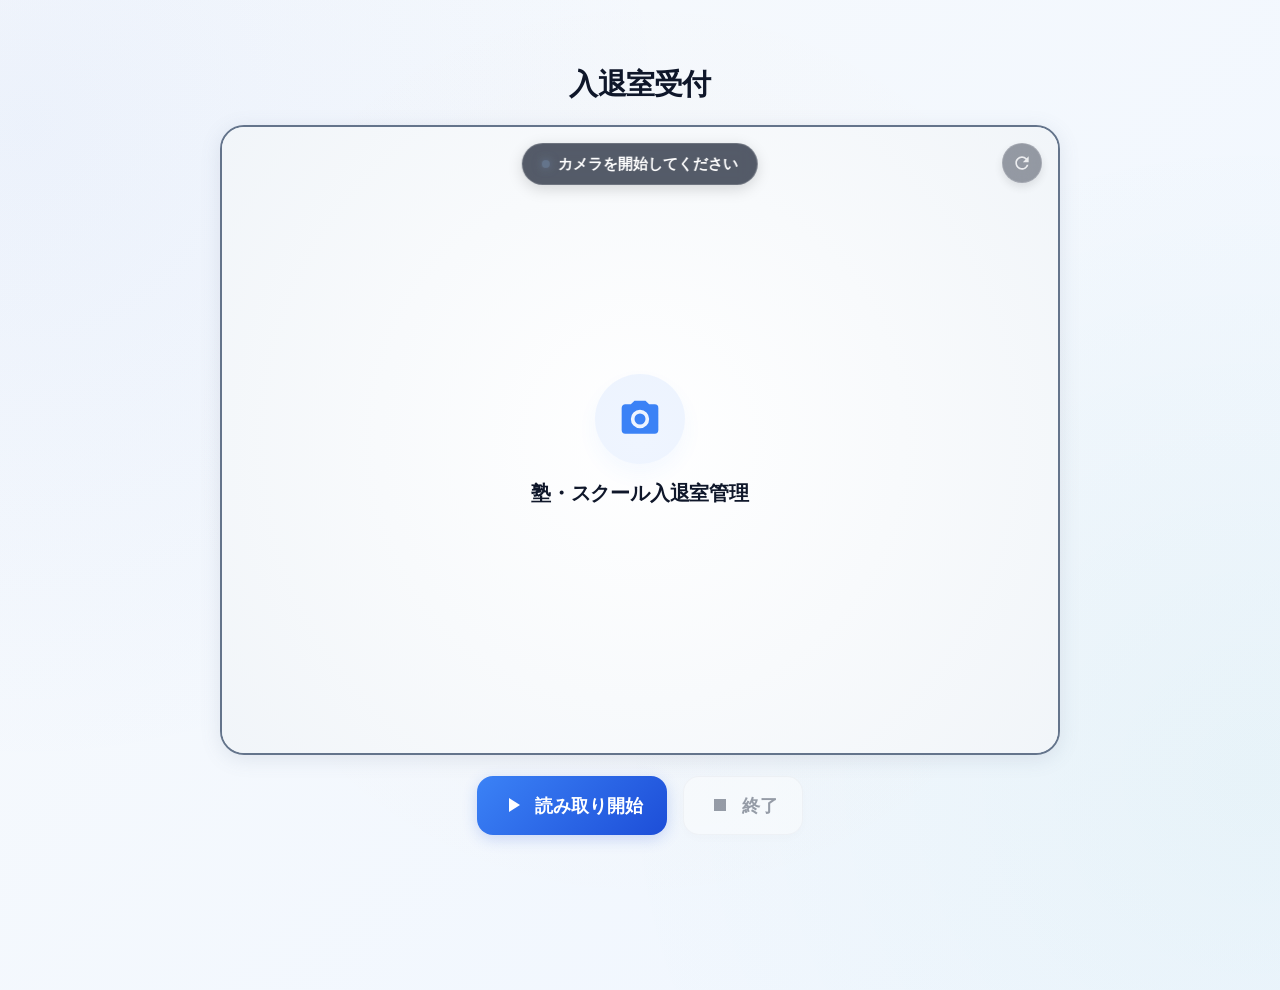
<file: index.html>
<!DOCTYPE html>
<html lang="ja">
<head>
  <meta charset="UTF-8">
  <title>入退室受付QRリーダー</title>
  
  <!-- Viewport and PWA optimization for iPad -->
  <meta name="viewport" content="width=device-width, initial-scale=1.0, maximum-scale=1.0, user-scalable=no, viewport-fit=cover">
  <meta name="apple-mobile-web-app-capable" content="yes">
  <meta name="apple-mobile-web-app-status-bar-style" content="black-translucent">
  <meta name="apple-mobile-web-app-title" content="入退室受付">
  <meta name="format-detection" content="telephone=no">
  
  <!-- Manifest and Favicons -->
  <link rel="manifest" href="manifest.webmanifest">
  <link rel="apple-touch-icon" href="assets/icons/icon-192.png">
  <link rel="icon" type="image/svg+xml" href="assets/icons/icon.svg">
  
  <!-- Styling -->
  <link rel="stylesheet" href="styles.css?v=3">
</head>
<body>

  <div class="app-container">
    
    <!-- Title Header -->
    <header>
      <h1>入退室受付</h1>
    </header>

    <!-- Unified Viewfinder & Scanner Frame -->
    <section class="viewfinder-container">
      
      <!-- Video stream -->
      <video id="camera-video" playsinline></video>
      
      <!-- Hidden canvas for image analysis -->
      <canvas id="qr-canvas"></canvas>
      
      <!-- Floating Status Bar Overlay -->
      <div class="floating-status-bar" id="state-panel">
        <div class="pulse-indicator"></div>
        <span id="state-message">カメラを開始してください</span>
      </div>

      <!-- Floating Reset/Reload Action Button -->
      <button class="floating-reset-btn" id="btn-reset" title="スキャンを再起動">
        <svg viewBox="0 0 24 24">
          <path d="M17.65 6.35A7.958 7.958 0 0 0 12 4c-4.42 0-7.99 3.58-7.99 8s3.57 8 7.99 8c3.73 0 6.84-2.55 7.73-6h-2.08A5.99 5.99 0 0 1 12 18c-3.31 0-6-2.69-6-6s2.69-6 6-6c1.66 0 3.14.69 4.22 1.78L13 11h7V4l-2.35 2.35z"/>
        </svg>
      </button>
      
      <!-- Camera placeholder/splash overlay -->
      <div class="camera-placeholder">
        <div class="placeholder-icon-wrapper">
          <svg viewBox="0 0 24 24">
            <path d="M4 4h3l2-2h6l2 2h3a2 2 0 0 1 2 2v12a2 2 0 0 1-2 2H4a2 2 0 0 1-2-2V6c0-1.1.9-2 2-2zm8 3a5 5 0 1 0 0 10 5 5 0 0 0 0-10zm0 2a3 3 0 1 1 0 6 3 3 0 0 1 0-6z"/>
          </svg>
        </div>
        <p class="placeholder-tagline">塾・スクール入退室管理</p>
        <!-- 開始ボタンは下のコントロール領域に移動しました -->
      </div>

      <!-- Scanning Box Overlay -->
      <div class="scanner-overlay">
        <div class="scanner-frame">
          <div class="scanner-laser"></div>
          <span></span>
        </div>
      </div>


      <!-- Success State Overlay (Checkmark animation) -->
      <div class="viewfinder-overlay success-overlay" id="success-overlay">
        <div class="checkmark-wrapper">
          <svg class="checkmark-svg" viewBox="0 0 52 52">
            <circle class="checkmark-circle" cx="26" cy="26" r="25" fill="none"/>
            <path class="checkmark-check" fill="none" d="M14.1 27.2l7.1 7.2 16.7-16.8"/>
          </svg>
        </div>
        <h2>受付が完了しました</h2>
        <p>確認音をご確認ください</p>
      </div>

      <!-- Error State Overlay -->
      <div class="viewfinder-overlay error-overlay" id="error-panel">
        <div class="error-icon-wrapper">
          <svg viewBox="0 0 24 24">
            <path d="M12 2C6.48 2 2 6.48 2 12s4.48 10 10 10 10-4.48 10-10S17.52 2 12 2zm1 15h-2v-2h2v2zm0-4h-2V7h2v6z"/>
          </svg>
        </div>
        <h2>読み取りエラー</h2>
        <p class="error-text" id="error-text">エラーが発生しました</p>
        <button class="btn btn-secondary" id="btn-error-dismiss">スキャンを再開する</button>
      </div>

    </section>

    <!-- Control Buttons -->
    <div class="controls-container" style="justify-content: center; margin-top: 0.5rem;">
      <button class="btn btn-primary" id="btn-start">
        <svg viewBox="0 0 24 24">
          <path d="M8 5v14l11-7z"/>
        </svg>
        読み取り開始
      </button>
      <button class="btn btn-secondary disabled" id="btn-stop" disabled>
        <svg viewBox="0 0 24 24">
          <path d="M6 6h12v12H6z"/>
        </svg>
        終了
      </button>
    </div>

    <!-- Hidden Processing Frame -->
    <iframe id="process-iframe" src="about:blank"></iframe>

  </div>

  <!-- QR Scanning Library and Core Logic -->
  <script src="jsQR.js"></script>
  <script src="app.js"></script>
</body>
</html>
</file>
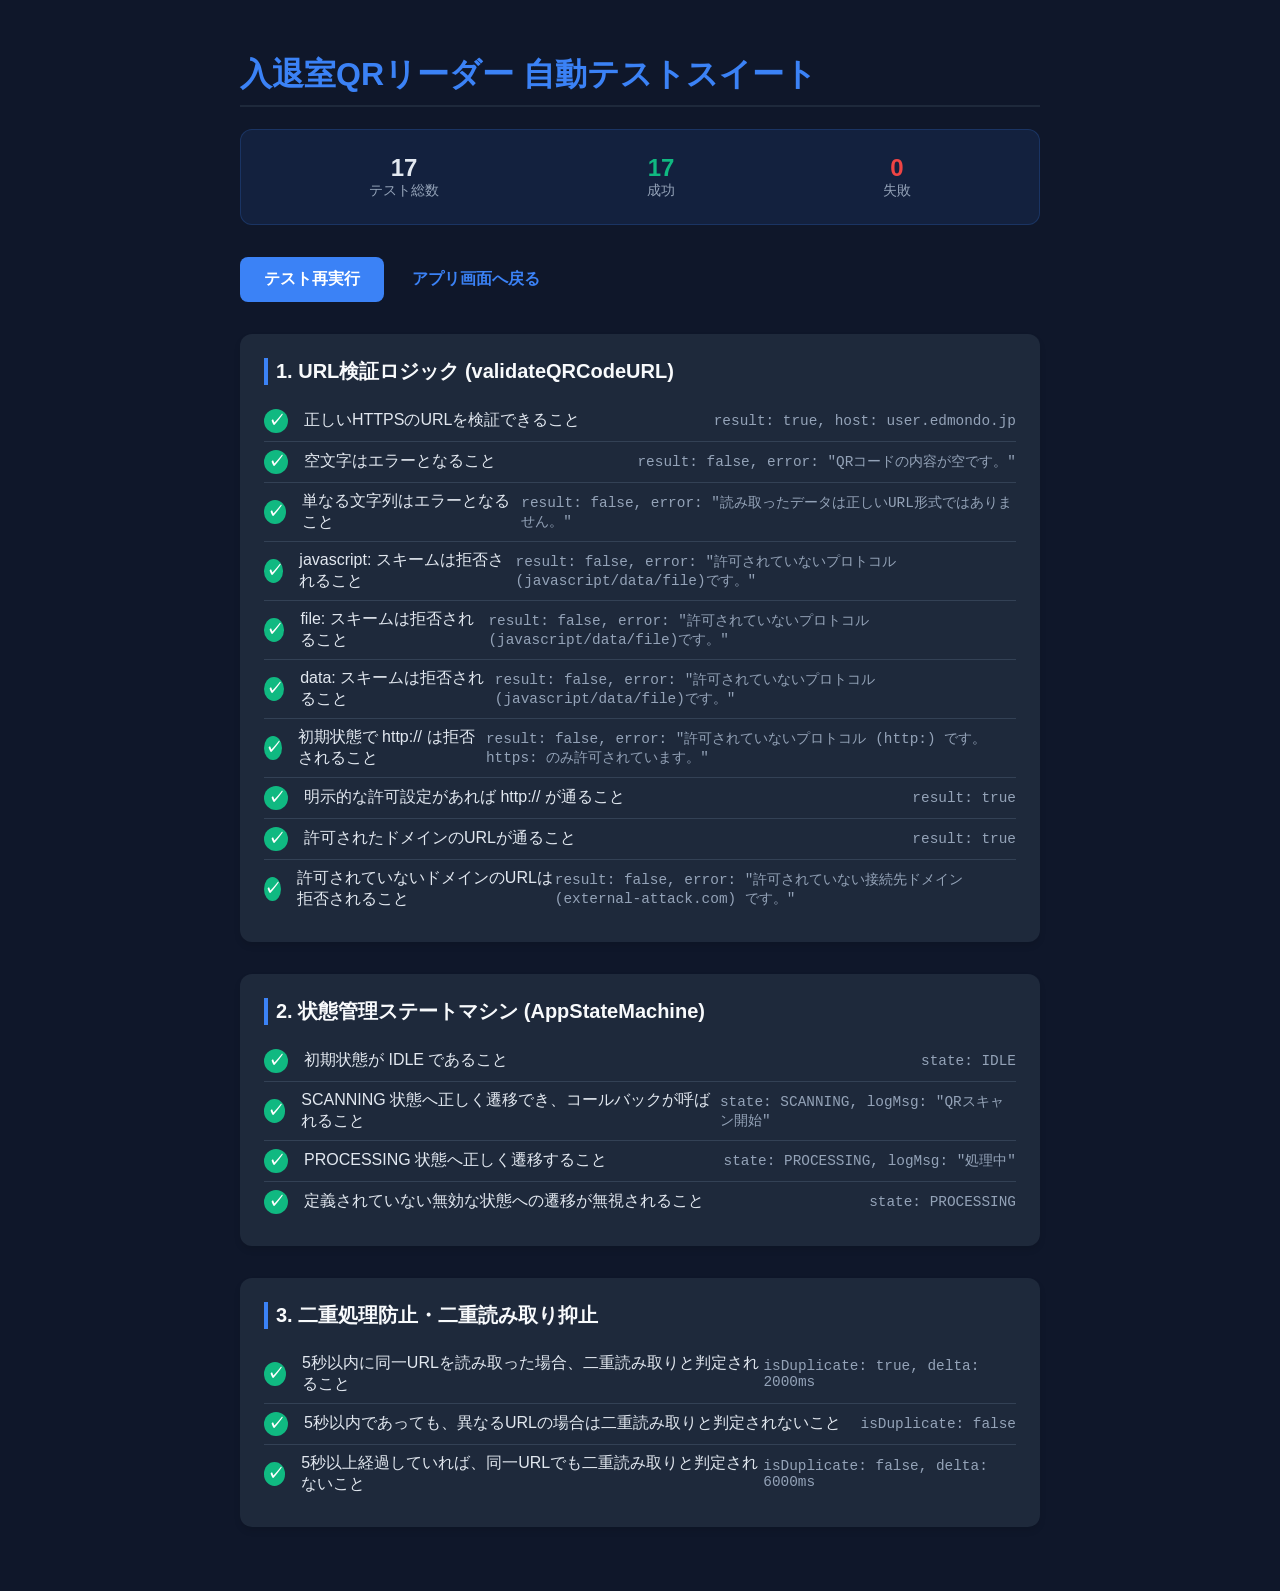
<file: test.html>
<!DOCTYPE html>
<html lang="ja">
<head>
  <meta charset="UTF-8">
  <title>入退室QRリーダー Unit Tests</title>
  <style>
    body {
      font-family: -apple-system, BlinkMacSystemFont, "Segoe UI", Roboto, sans-serif;
      background-color: #0f172a;
      color: #e2e8f0;
      padding: 2rem;
      max-width: 800px;
      margin: 0 auto;
    }
    h1 {
      border-bottom: 2px solid #1e293b;
      padding-bottom: 0.5rem;
      color: #3b82f6;
    }
    .test-suite {
      margin-bottom: 2rem;
      background: #1e293b;
      border-radius: 12px;
      padding: 1.5rem;
      box-shadow: 0 4px 6px rgba(0, 0, 0, 0.1);
    }
    .test-suite-title {
      font-size: 1.25rem;
      font-weight: bold;
      margin-bottom: 1rem;
      color: #f8fafc;
      border-left: 4px solid #3b82f6;
      padding-left: 0.5rem;
    }
    .test-case {
      display: flex;
      align-items: center;
      padding: 0.5rem 0;
      border-bottom: 1px solid #334155;
    }
    .test-case:last-child {
      border-bottom: none;
    }
    .status {
      display: inline-block;
      width: 24px;
      height: 24px;
      border-radius: 50%;
      text-align: center;
      line-height: 24px;
      font-weight: bold;
      margin-right: 1rem;
    }
    .pass {
      background-color: #10b981;
      color: #ffffff;
    }
    .fail {
      background-color: #ef4444;
      color: #ffffff;
    }
    .test-name {
      flex-grow: 1;
      font-weight: 500;
    }
    .test-result {
      color: #94a3b8;
      font-family: monospace;
      font-size: 0.9rem;
    }
    .summary-box {
      background-color: rgba(59, 130, 246, 0.1);
      border: 1px solid rgba(59, 130, 246, 0.2);
      border-radius: 12px;
      padding: 1.5rem;
      margin-bottom: 2rem;
      display: flex;
      justify-content: space-around;
      text-align: center;
    }
    .summary-stat {
      font-size: 1.5rem;
      font-weight: bold;
    }
    .summary-label {
      color: #94a3b8;
      font-size: 0.85rem;
    }
    .btn-run {
      background: #3b82f6;
      color: white;
      border: none;
      padding: 0.75rem 1.5rem;
      border-radius: 8px;
      cursor: pointer;
      font-weight: bold;
      font-size: 1rem;
    }
    .btn-run:hover {
      background: #2563eb;
    }
  </style>
</head>
<body>

  <h1>入退室QRリーダー 自動テストスイート</h1>
  
  <div class="summary-box">
    <div>
      <div class="summary-stat" id="total-tests">0</div>
      <div class="summary-label">テスト総数</div>
    </div>
    <div>
      <div class="summary-stat" style="color: #10b981;" id="passed-tests">0</div>
      <div class="summary-label">成功</div>
    </div>
    <div>
      <div class="summary-stat" style="color: #ef4444;" id="failed-tests">0</div>
      <div class="summary-label">失敗</div>
    </div>
  </div>

  <div style="margin-bottom: 2rem;">
    <button class="btn-run" onclick="runTests()">テスト再実行</button>
    <a href="index.html" style="color: #3b82f6; text-decoration: none; margin-left: 1.5rem; font-weight: bold;">アプリ画面へ戻る</a>
  </div>

  <div id="test-results-container"></div>

  <!-- Import app logic to test. It exposes window.QRReader -->
  <script src="app.js"></script>
  
  <script>
    let total = 0;
    let passed = 0;
    let failed = 0;
    let container = document.getElementById('test-results-container');

    function assert(condition, name, details = '') {
      total++;
      let testCaseDiv = document.createElement('div');
      testCaseDiv.className = 'test-case';
      
      let statusSpan = document.createElement('span');
      statusSpan.className = 'status';
      
      if (condition) {
        passed++;
        statusSpan.className += ' pass';
        statusSpan.innerHTML = '✓';
      } else {
        failed++;
        statusSpan.className += ' fail';
        statusSpan.innerHTML = '✗';
      }
      
      let nameDiv = document.createElement('div');
      nameDiv.className = 'test-name';
      nameDiv.textContent = name;
      
      let resultDiv = document.createElement('div');
      resultDiv.className = 'test-result';
      resultDiv.textContent = details;
      
      testCaseDiv.appendChild(statusSpan);
      testCaseDiv.appendChild(nameDiv);
      testCaseDiv.appendChild(resultDiv);
      
      return testCaseDiv;
    }

    function createSuite(title) {
      let suiteDiv = document.createElement('div');
      suiteDiv.className = 'test-suite';
      let suiteTitle = document.createElement('div');
      suiteTitle.className = 'test-suite-title';
      suiteTitle.textContent = title;
      suiteDiv.appendChild(suiteTitle);
      return suiteDiv;
    }

    function runTests() {
      // 初期化
      total = 0;
      passed = 0;
      failed = 0;
      container.innerHTML = '';

      const { validateQRCodeURL, AppStateMachine, STATES } = window.QRReader;

      // -------------------------------------------------------------
      // Suite 1: URL Validation Tests
      // -------------------------------------------------------------
      const suite1 = createSuite('1. URL検証ロジック (validateQRCodeURL)');
      
      // 正しいHTTPS URL
      let r1 = validateQRCodeURL('https://user.edmondo.jp/checkin?id=10243');
      suite1.appendChild(assert(r1.isValid === true && r1.url.hostname === 'user.edmondo.jp', 
        '正しいHTTPSのURLを検証できること', 
        `result: ${r1.isValid}, host: ${r1.url ? r1.url.hostname : 'N/A'}`
      ));

      // 空文字
      let r2 = validateQRCodeURL('');
      suite1.appendChild(assert(r2.isValid === false, 
        '空文字はエラーとなること', 
        `result: ${r2.isValid}, error: "${r2.error}"`
      ));

      // URLではない文字列
      let r3 = validateQRCodeURL('hello school checkin');
      suite1.appendChild(assert(r3.isValid === false, 
        '単なる文字列はエラーとなること', 
        `result: ${r3.isValid}, error: "${r3.error}"`
      ));

      // javascript: プロトコル
      let r4 = validateQRCodeURL('javascript:alert("XSS")');
      suite1.appendChild(assert(r4.isValid === false, 
        'javascript: スキームは拒否されること', 
        `result: ${r4.isValid}, error: "${r4.error}"`
      ));

      // file: プロトコル
      let r5 = validateQRCodeURL('file:///c:/Users/index.html');
      suite1.appendChild(assert(r5.isValid === false, 
        'file: スキームは拒否されること', 
        `result: ${r5.isValid}, error: "${r5.error}"`
      ));

      // data: プロトコル
      let r6 = validateQRCodeURL('data:text/html,<html></html>');
      suite1.appendChild(assert(r6.isValid === false, 
        'data: スキームは拒否されること', 
        `result: ${r6.isValid}, error: "${r6.error}"`
      ));

      // http: プロトコル（初期状態はhttpsのみのため拒否）
      let r7 = validateQRCodeURL('http://user.edmondo.jp/checkin');
      suite1.appendChild(assert(r7.isValid === false, 
        '初期状態で http:// は拒否されること', 
        `result: ${r7.isValid}, error: "${r7.error}"`
      ));

      // http: プロトコルを許可設定した場合
      let r7_allowed = validateQRCodeURL('http://user.edmondo.jp/checkin', ['https:', 'http:']);
      suite1.appendChild(assert(r7_allowed.isValid === true, 
        '明示的な許可設定があれば http:// が通ること', 
        `result: ${r7_allowed.isValid}`
      ));

      // ドメイン制限 (許可されたドメイン)
      let r8 = validateQRCodeURL('https://system.hq-school.com/checkin', ['https:'], ['system.hq-school.com']);
      suite1.appendChild(assert(r8.isValid === true, 
        '許可されたドメインのURLが通ること', 
        `result: ${r8.isValid}`
      ));

      // ドメイン制限 (許可されていないドメイン)
      let r9 = validateQRCodeURL('https://external-attack.com/checkin', ['https:'], ['system.hq-school.com']);
      suite1.appendChild(assert(r9.isValid === false, 
        '許可されていないドメインのURLは拒否されること', 
        `result: ${r9.isValid}, error: "${r9.error}"`
      ));

      container.appendChild(suite1);

      // -------------------------------------------------------------
      // Suite 2: State Machine Tests
      // -------------------------------------------------------------
      const suite2 = createSuite('2. 状態管理ステートマシン (AppStateMachine)');
      
      let stateLog = [];
      let machine = new AppStateMachine((state, msg) => {
        stateLog.push({ state, msg });
      });

      // 初期状態
      suite2.appendChild(assert(machine.getState() === STATES.IDLE, 
        '初期状態が IDLE であること', 
        `state: ${machine.getState()}`
      ));

      // スキャン中へ遷移
      machine.transitionTo(STATES.SCANNING, 'QRスキャン開始');
      suite2.appendChild(assert(machine.getState() === STATES.SCANNING && stateLog[0].state === STATES.SCANNING, 
        'SCANNING 状態へ正しく遷移でき、コールバックが呼ばれること', 
        `state: ${machine.getState()}, logMsg: "${stateLog[0].msg}"`
      ));

      // 処理中へ遷移
      machine.transitionTo(STATES.PROCESSING, '処理中');
      suite2.appendChild(assert(machine.getState() === STATES.PROCESSING && stateLog[1].state === STATES.PROCESSING, 
        'PROCESSING 状態へ正しく遷移すること', 
        `state: ${machine.getState()}, logMsg: "${stateLog[1].msg}"`
      ));

      // 異常なステータス遷移
      machine.transitionTo('INVALID_STATE_TEST');
      suite2.appendChild(assert(machine.getState() === STATES.PROCESSING, 
        '定義されていない無効な状態への遷移が無視されること', 
        `state: ${machine.getState()}`
      ));

      container.appendChild(suite2);

      // -------------------------------------------------------------
      // -------------------------------------------------------------
      // Suite 3: Double Scan Prevention Tests
      // -------------------------------------------------------------
      const suite3 = createSuite('3. 二重処理防止・二重読み取り抑止');
      
      // テスト用に最小のモックを作るか、ロジックを確認
      // 同一URLの連続スキャン制限: 5000ms
      let lastScannedUrl = 'https://user.edmondo.jp/checkin?id=123';
      let lastScanTime = Date.now() - 2000; // 2秒前 (5秒以内なので二重スキャン警告になるべき)
      
      // 警告になるケース
      let check1_url = 'https://user.edmondo.jp/checkin?id=123';
      let check1_now = Date.now();
      let isDuplicate1 = (check1_url === lastScannedUrl && (check1_now - lastScanTime) < 5000);
      suite3.appendChild(assert(isDuplicate1 === true, 
        '5秒以内に同一URLを読み取った場合、二重読み取りと判定されること', 
        `isDuplicate: ${isDuplicate1}, delta: ${check1_now - lastScanTime}ms`
      ));

      // 警告にならないケース1 (別のURL)
      let check2_url = 'https://user.edmondo.jp/checkin?id=999';
      let check2_now = Date.now();
      let isDuplicate2 = (check2_url === lastScannedUrl && (check2_now - lastScanTime) < 5000);
      suite3.appendChild(assert(isDuplicate2 === false, 
        '5秒以内であっても、異なるURLの場合は二重読み取りと判定されないこと', 
        `isDuplicate: ${isDuplicate2}`
      ));

      // 警告にならないケース2 (5秒以上経過した同一URL)
      let lastScanTimeOld = Date.now() - 6000; // 6秒前
      let check3_url = 'https://user.edmondo.jp/checkin?id=123';
      let check3_now = Date.now();
      let isDuplicate3 = (check3_url === lastScannedUrl && (check3_now - lastScanTimeOld) < 5000);
      suite3.appendChild(assert(isDuplicate3 === false, 
        '5秒以上経過していれば、同一URLでも二重読み取りと判定されないこと', 
        `isDuplicate: ${isDuplicate3}, delta: ${check3_now - lastScanTimeOld}ms`
      ));

      container.appendChild(suite3);

      // サマリー表示の更新
      document.getElementById('total-tests').textContent = total;
      document.getElementById('passed-tests').textContent = passed;
      document.getElementById('failed-tests').textContent = failed;
    }

    // 起動時にテストを実行
    window.addEventListener('DOMContentLoaded', () => {
      runTests();
    });
  </script>
</body>
</html>
</file>
<file: styles.css>
@import url('https://fonts.googleapis.com/css2?family=Outfit:wght@400;500;700&display=swap');

/* --- Design Tokens (清潔感のある配色 - クリーンライトテーマ) --- */
:root {
  --font-family: 'Outfit', -apple-system, BlinkMacSystemFont, "Segoe UI", Roboto, Helvetica, Arial, sans-serif;
  
  /* Color Palettes (Bright & Clean) */
  --bg-main: #f8fafc;
  --bg-gradient-end: #eff6ff;
  --bg-card: rgba(255, 255, 255, 0.85);
  --bg-card-border: rgba(226, 232, 240, 0.8);
  --text-primary: #0f172a;       /* Slate 900 */
  --text-secondary: #475569;     /* Slate 600 */
  --text-light: #64748b;         /* Slate 500 */
  
  /* State Colors */
  --color-idle: #64748b;        /* Slate */
  --color-scanning: #2563eb;    /* Vibrant Royal Blue */
  --color-processing: #d97706;  /* Golden Amber */
  --color-success: #059669;     /* Fresh Emerald Green */
  --color-error: #e11d48;       /* Clean Rose Red */
  --color-warning: #db2777;     /* Dark Pink */

  /* Active theme color, default is idle */
  --theme-color: var(--color-idle);
  --theme-color-glow: rgba(100, 116, 139, 0.08);
  
  /* Animation speeds */
  --transition-fast: 0.2s cubic-bezier(0.4, 0, 0.2, 1);
  --transition-normal: 0.3s cubic-bezier(0.4, 0, 0.2, 1);
}

/* --- Base & Reset --- */
* {
  box-sizing: border-box;
  margin: 0;
  padding: 0;
  -webkit-tap-highlight-color: transparent;
}

body {
  font-family: var(--font-family);
  background-color: var(--bg-main);
  color: var(--text-primary);
  min-height: 100dvh;
  display: flex;
  flex-direction: column;
  align-items: center;
  justify-content: space-between;
  padding: 1.5rem;
  overflow-y: auto;
  position: relative;
}

/* Background mesh gradients for premium feel */
body::before {
  content: '';
  position: absolute;
  top: -10%;
  left: -10%;
  width: 120%;
  height: 120%;
  background: 
    radial-gradient(circle at 10% 20%, rgba(37, 99, 235, 0.05) 0%, transparent 40%),
    radial-gradient(circle at 90% 80%, rgba(5, 150, 105, 0.04) 0%, transparent 40%),
    radial-gradient(circle at 50% 50%, rgba(217, 119, 6, 0.03) 0%, transparent 50%),
    linear-gradient(135deg, var(--bg-main) 0%, var(--bg-gradient-end) 100%);
  z-index: -2;
  pointer-events: none;
}

/* --- Container App Layout --- */
.app-container {
  width: 100%;
  max-width: 680px;
  display: flex;
  flex-direction: column;
  gap: 1.2rem;
  flex-grow: 1;
  justify-content: center;
}

/* Safe areas for modern iPads */
@supports (padding: env(safe-area-inset-top)) {
  body {
    padding-top: max(1.5rem, env(safe-area-inset-top));
    padding-bottom: max(1.5rem, env(safe-area-inset-bottom));
    padding-left: max(1.5rem, env(safe-area-inset-left));
    padding-right: max(1.5rem, env(safe-area-inset-right));
  }
}

/* --- Header Section --- */
header {
  text-align: center;
  margin-bottom: 0.2rem;
}

header h1 {
  font-size: 2.2rem;
  font-weight: 700;
  letter-spacing: -0.025em;
  color: var(--text-primary);
  margin-bottom: 0.25rem;
}

/* --- Floating Status Bar --- */
.floating-status-bar {
  position: absolute;
  top: 1rem;
  left: 50%;
  transform: translateX(-50%);
  z-index: 5;
  background: rgba(15, 23, 42, 0.7);
  backdrop-filter: blur(8px);
  -webkit-backdrop-filter: blur(8px);
  border: 1px solid rgba(255, 255, 255, 0.15);
  padding: 0.6rem 1.2rem;
  border-radius: 50px;
  display: flex;
  align-items: center;
  gap: 0.5rem;
  box-shadow: 0 4px 15px rgba(0, 0, 0, 0.15);
  pointer-events: none;
  transition: background var(--transition-normal);
}

.pulse-indicator {
  width: 8px;
  height: 8px;
  border-radius: 50%;
  background-color: var(--theme-color);
  box-shadow: 0 0 8px var(--theme-color);
  animation: pulse-glow 1.5s infinite;
}

@keyframes pulse-glow {
  0% { transform: scale(0.95); opacity: 0.5; }
  50% { transform: scale(1.15); opacity: 1; box-shadow: 0 0 12px var(--theme-color); }
  100% { transform: scale(0.95); opacity: 0.5; }
}

#state-message {
  font-size: 0.95rem;
  font-weight: 700;
  color: #ffffff;
}

/* --- Floating Reset/Reload Button --- */
.floating-reset-btn {
  position: absolute;
  top: 1rem;
  right: 1rem;
  z-index: 5;
  width: 40px;
  height: 40px;
  border-radius: 50%;
  border: 1px solid rgba(255, 255, 255, 0.15);
  background: rgba(15, 23, 42, 0.6);
  backdrop-filter: blur(8px);
  -webkit-backdrop-filter: blur(8px);
  color: rgba(255, 255, 255, 0.85);
  display: flex;
  align-items: center;
  justify-content: center;
  cursor: pointer;
  transition: transform var(--transition-fast), background var(--transition-fast), opacity var(--transition-normal);
  box-shadow: 0 4px 10px rgba(0, 0, 0, 0.15);
  opacity: 0.7;
}

.floating-reset-btn:hover {
  background: rgba(15, 23, 42, 0.85);
  color: #ffffff;
  transform: rotate(45deg);
  opacity: 1;
}

.floating-reset-btn:active {
  transform: rotate(45deg) scale(0.92);
}

.floating-reset-btn svg {
  width: 20px;
  height: 20px;
  fill: currentColor;
}

/* --- Viewfinder (Camera Frame) --- */
.viewfinder-container {
  position: relative;
  width: 100%;
  aspect-ratio: 4 / 3;
  background-color: #f1f5f9;
  border-radius: 24px;
  overflow: hidden;
  box-shadow: 0 8px 30px var(--theme-color-glow), 0 0 0 1px var(--bg-card-border);
  border: 2px solid var(--theme-color);
  transition: border-color var(--transition-normal), box-shadow var(--transition-normal);
}

/* The actual HTML5 Video Element */
#camera-video {
  width: 100%;
  height: 100%;
  object-fit: cover;
  display: block;
}

/* Hidden canvas for jsQR analysis */
#qr-canvas {
  display: none;
}

/* Camera Placeholder UI when not active */
.camera-placeholder {
  position: absolute;
  top: 0;
  left: 0;
  width: 100%;
  height: 100%;
  display: flex;
  flex-direction: column;
  align-items: center;
  justify-content: center;
  gap: 1.5rem;
  color: var(--text-light);
  z-index: 4; /* Higher than video, lower than success overlay */
  background: radial-gradient(circle at center, #ffffff 0%, #f1f5f9 100%);
  transition: opacity var(--transition-normal), transform var(--transition-normal);
}

.placeholder-icon-wrapper {
  width: 90px;
  height: 90px;
  background: rgba(59, 130, 246, 0.08);
  border-radius: 50%;
  display: flex;
  align-items: center;
  justify-content: center;
  box-shadow: 0 10px 20px rgba(59, 130, 246, 0.05);
  animation: pulse-avatar 2s infinite ease-in-out;
}

@keyframes pulse-avatar {
  0% { transform: scale(1); box-shadow: 0 0 0 0 rgba(59, 130, 246, 0.15); }
  70% { transform: scale(1.05); box-shadow: 0 0 0 15px rgba(59, 130, 246, 0); }
  100% { transform: scale(1); box-shadow: 0 0 0 0 rgba(59, 130, 246, 0); }
}

.camera-placeholder svg {
  width: 44px;
  height: 44px;
  fill: #3b82f6;
}

.camera-placeholder p.placeholder-tagline {
  font-size: 1.25rem;
  font-weight: 700;
  color: var(--text-primary);
  letter-spacing: -0.01em;
  margin-top: -0.5rem;
}

/* Pulsing Start Button overlay style */
.camera-placeholder button {
  animation: start-pulse 2s infinite ease-in-out;
}

@keyframes start-pulse {
  0% { box-shadow: 0 4px 15px rgba(37, 99, 235, 0.25); }
  50% { box-shadow: 0 4px 25px rgba(37, 99, 235, 0.55); }
  100% { box-shadow: 0 4px 15px rgba(37, 99, 235, 0.25); }
}

/* Scanner target box overlay */
.scanner-overlay {
  position: absolute;
  top: 0;
  left: 0;
  width: 100%;
  height: 100%;
  z-index: 3;
  pointer-events: none;
  display: flex;
  align-items: center;
  justify-content: center;
  opacity: 0;
  transition: opacity var(--transition-normal);
}

.scanner-overlay.active {
  opacity: 1;
}

/* Target scanning frame */
.scanner-frame {
  width: 60%;
  aspect-ratio: 1 / 1;
  max-width: 260px;
  max-height: 260px;
  border: 2px solid rgba(15, 23, 42, 0.15);
  position: relative;
  box-shadow: 0 0 0 2000px rgba(248, 250, 252, 0.45); /* Soft dim surrounding area */
  border-radius: 20px;
}

/* Frame corner hooks */
.scanner-frame::before,
.scanner-frame::after,
.scanner-frame span::before,
.scanner-frame span::after {
  content: '';
  position: absolute;
  width: 24px;
  height: 24px;
  border-color: var(--theme-color);
  border-style: solid;
  transition: border-color var(--transition-normal);
}

/* Top-Left */
.scanner-frame::before {
  top: -2px;
  left: -2px;
  border-width: 4px 0 0 4px;
  border-top-left-radius: 14px;
}

/* Top-Right */
.scanner-frame::after {
  top: -2px;
  right: -2px;
  border-width: 4px 4px 0 0;
  border-top-right-radius: 14px;
}

/* Bottom-Left */
.scanner-frame span::before {
  bottom: -2px;
  left: -2px;
  border-width: 0 0 4px 4px;
  border-bottom-left-radius: 14px;
}

/* Bottom-Right */
.scanner-frame span::after {
  bottom: -2px;
  right: -2px;
  border-width: 0 4px 4px 0;
  border-bottom-right-radius: 14px;
}

/* Animated scanner line */
.scanner-laser {
  position: absolute;
  top: 0;
  left: 0;
  width: 100%;
  height: 3px;
  background: linear-gradient(90deg, transparent, var(--theme-color), transparent);
  animation: scan 2.2s linear infinite;
  box-shadow: 0 0 6px var(--theme-color);
  transition: background var(--transition-normal), box-shadow var(--transition-normal);
}

@keyframes scan {
  0% { top: 0%; }
  50% { top: 100%; }
  100% { top: 0%; }
}

/* --- Control Buttons --- */
.controls-container {
  display: flex;
  gap: 1rem;
}

.btn {
  font-family: var(--font-family);
  font-size: 1.15rem;
  font-weight: 700;
  padding: 1rem 1.5rem;
  border: none;
  border-radius: 16px;
  cursor: pointer;
  display: inline-flex;
  align-items: center;
  justify-content: center;
  gap: 0.6rem;
  transition: transform var(--transition-fast), box-shadow var(--transition-fast), background var(--transition-fast);
}

.btn svg {
  width: 24px;
  height: 24px;
  fill: currentColor;
}

.btn-primary {
  background: linear-gradient(135deg, #3b82f6 0%, #1d4ed8 100%);
  color: white;
  box-shadow: 0 4px 15px rgba(29, 79, 216, 0.2);
}

.btn-primary:active {
  transform: scale(0.97);
  box-shadow: 0 2px 6px rgba(29, 79, 216, 0.1);
}

.btn-secondary {
  background: #ffffff;
  color: var(--text-primary);
  border: 1px solid rgba(15, 23, 42, 0.08);
  box-shadow: 0 4px 12px rgba(15, 23, 42, 0.04);
}

.btn-secondary:active {
  transform: scale(0.97);
  background: #f8fafc;
}

/* Hover effects (only active on non-touch devices) */
@media (hover: hover) {
  .btn-primary:hover {
    background: linear-gradient(135deg, #2563eb 0%, #1e40af 100%);
    box-shadow: 0 6px 18px rgba(37, 99, 235, 0.3);
    transform: translateY(-1px);
  }
  .btn-secondary:hover {
    background: #f8fafc;
    border-color: rgba(15, 23, 42, 0.15);
    transform: translateY(-1px);
  }
}

/* Disable button during certain states */
.btn-primary.disabled,
.btn-secondary.disabled {
  opacity: 0.4;
  cursor: not-allowed;
  pointer-events: none;
}

/* --- Viewfinder Full Overlays (Success, Processing, Error) --- */
.viewfinder-overlay {
  position: absolute;
  top: 0;
  left: 0;
  width: 100%;
  height: 100%;
  z-index: 10;
  display: flex;
  flex-direction: column;
  align-items: center;
  justify-content: center;
  padding: 2rem;
  text-align: center;
  opacity: 0;
  pointer-events: none;
  transition: opacity var(--transition-normal), transform var(--transition-normal);
  transform: scale(1.05);
}

.viewfinder-overlay.active {
  opacity: 1;
  pointer-events: auto;
  transform: scale(1);
}



/* --- Success Overlay Style --- */
.success-overlay {
  background: rgba(5, 150, 105, 0.95);
  backdrop-filter: blur(15px);
  -webkit-backdrop-filter: blur(15px);
  color: #ffffff;
}

.success-overlay h2 {
  font-size: 2rem;
  font-weight: 700;
  margin-top: 1.5rem;
  letter-spacing: -0.01em;
  animation: slide-up 0.5s cubic-bezier(0.16, 1, 0.3, 1) both;
}

.success-overlay p {
  font-size: 1.1rem;
  color: rgba(255, 255, 255, 0.85);
  margin-top: 0.5rem;
  animation: slide-up 0.5s cubic-bezier(0.16, 1, 0.3, 1) 0.1s both;
}

@keyframes slide-up {
  from { opacity: 0; transform: translateY(15px); }
  to { opacity: 1; transform: translateY(0); }
}

/* --- Animated Success Checkmark (Highly Premium) --- */
.checkmark-wrapper {
  width: 100px;
  height: 100px;
  display: block;
  margin: 0 auto;
}

.checkmark-svg {
  width: 100px;
  height: 100px;
  border-radius: 50%;
  display: block;
  stroke-width: 3;
  stroke: #ffffff;
  stroke-miterlimit: 10;
  box-shadow: inset 0px 0px 0px #ffffff;
  animation: fill-green .4s ease-in-out .4s forwards, scale-checkmark .3s ease-in-out .9s both;
}

.checkmark-circle {
  stroke-dasharray: 166;
  stroke-dashoffset: 166;
  stroke-width: 3;
  stroke-miterlimit: 10;
  stroke: rgba(255, 255, 255, 0.5);
  fill: none;
  animation: stroke-circle 0.6s cubic-bezier(0.65, 0, 0.45, 1) forwards;
}

.checkmark-check {
  transform-origin: 50% 50%;
  stroke-dasharray: 48;
  stroke-dashoffset: 48;
  stroke-width: 4;
  stroke-linecap: round;
  animation: stroke-check 0.4s cubic-bezier(0.65, 0, 0.45, 1) 0.6s forwards;
}

@keyframes stroke-circle {
  100% { stroke-dashoffset: 0; }
}

@keyframes stroke-check {
  100% { stroke-dashoffset: 0; }
}

@keyframes scale-checkmark {
  0%, 100% { transform: none; }
  50% { transform: scale3d(1.15, 1.15, 1); }
}

@keyframes fill-green {
  100% { box-shadow: inset 0px 0px 0px 50px rgba(255, 255, 255, 0.15); }
}

/* --- Error Overlay Style --- */
.error-overlay {
  background: rgba(15, 23, 42, 0.85);
  backdrop-filter: blur(12px);
  -webkit-backdrop-filter: blur(12px);
  color: #ffffff;
}

.error-icon-wrapper {
  width: 70px;
  height: 70px;
  background: rgba(225, 29, 72, 0.15);
  border-radius: 50%;
  display: flex;
  align-items: center;
  justify-content: center;
  color: var(--color-error);
  border: 1px solid rgba(225, 29, 72, 0.25);
  animation: shake 0.6s cubic-bezier(.36,.07,.19,.97) both;
}

.error-icon-wrapper svg {
  width: 36px;
  height: 36px;
  fill: currentColor;
}

.error-overlay h2 {
  font-size: 1.6rem;
  font-weight: 700;
  color: var(--color-error);
  margin-top: 1.2rem;
}

.error-overlay .error-text {
  font-size: 1rem;
  color: rgba(255, 255, 255, 0.8);
  margin-top: 0.6rem;
  max-width: 85%;
  line-height: 1.5;
  word-break: break-all;
}

.error-overlay button {
  margin-top: 1.5rem;
}

@keyframes shake {
  10%, 90% { transform: translate3d(-1px, 0, 0); }
  20%, 80% { transform: translate3d(2px, 0, 0); }
  30%, 50%, 70% { transform: translate3d(-4px, 0, 0); }
  40%, 60% { transform: translate3d(4px, 0, 0); }
}

@keyframes fadeIn {
  from { opacity: 0; transform: translateY(8px); }
  to { opacity: 1; transform: translateY(0); }
}

/* --- Hidden Frame --- */
#process-iframe {
  position: absolute;
  width: 1px;
  height: 1px;
  opacity: 0.01;
  pointer-events: none;
  overflow: hidden;
  left: -9999px;
  top: -9999px;
  border: none;
}

/* --- 横置き（Landscape）運用最適化レイアウト --- */
@media (orientation: landscape) {
  body {
    padding: 1.5rem;
    justify-content: center;
    align-items: center;
    height: 100dvh;
    overflow: hidden;
  }
  
  .app-container {
    width: 100%;
    max-width: min(900px, 85vw, calc(70dvh * 4 / 3));
    height: auto;
    display: flex;
    flex-direction: column;
    gap: 0.8rem;
    align-items: center;
    justify-content: center;
  }
  
  header {
    width: 100%;
    text-align: center;
    margin-bottom: 0;
  }
  
  header h1 {
    font-size: 1.8rem;
    border-bottom: none;
    padding-bottom: 0.2rem;
  }
  
  /* ビューファインダーサイズは app-container に従う (縦横比維持しつつ画面内に収める) */
  .viewfinder-container {
    width: 100%;
    height: auto;
    aspect-ratio: 4 / 3;
    margin: 0 auto;
    box-shadow: 0 4px 20px var(--theme-color-glow);
  }
}
</file>
